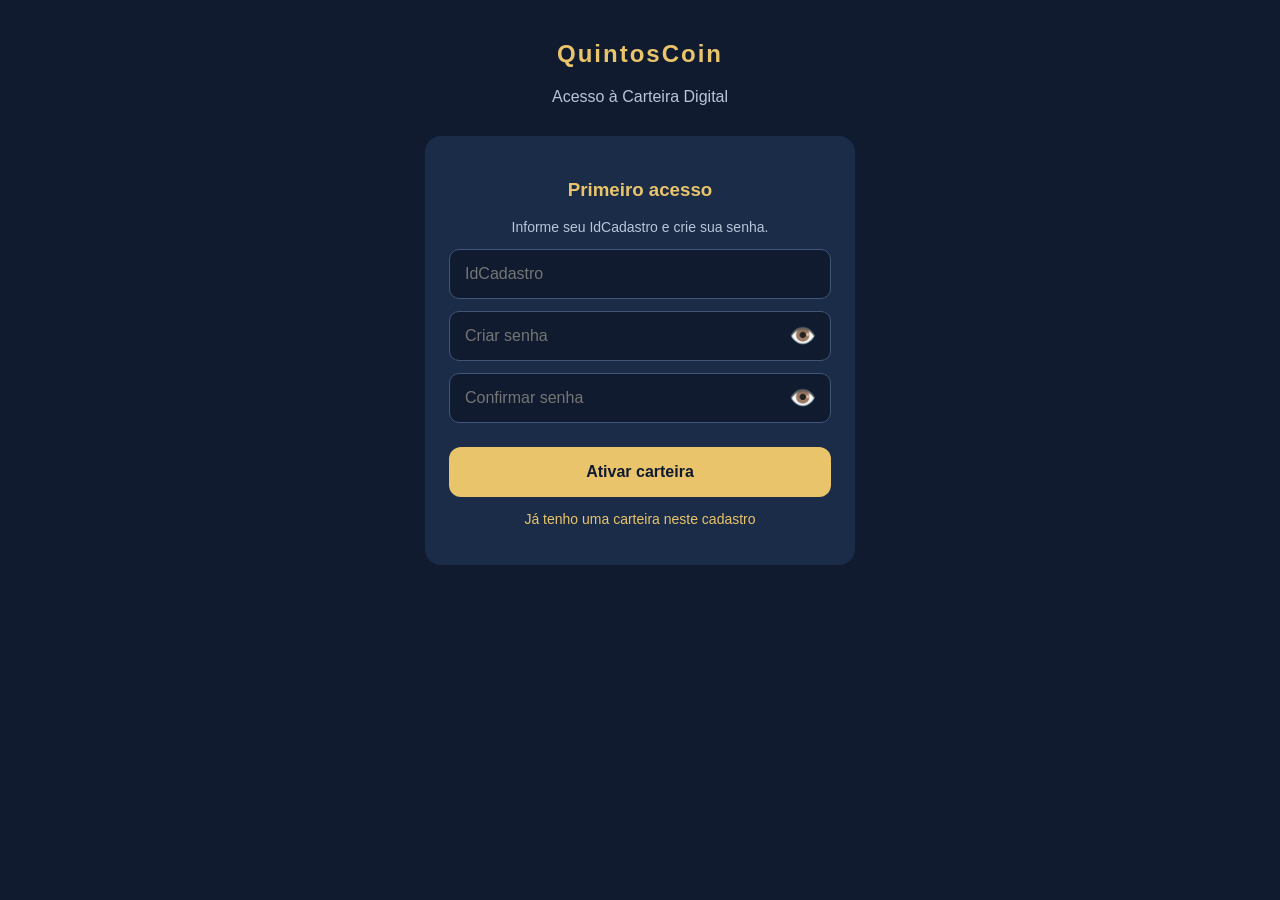
<file: quintoscoin/index.html>
<!DOCTYPE html>
<html lang="pt-BR">
<head>
  <meta charset="UTF-8">
  <meta name="viewport"
        content="width=device-width, initial-scale=1">

  <title>QuintosCoin - Carteira</title>
  <!-- PWA QuintosCoin: instalado somente sob /quintoscoin/ -->
  <link rel="manifest" href="manifest.json?v=447">
  <meta name="theme-color" content="#101b30">
  <meta name="application-name" content="QuintosCoin">
  <meta name="apple-mobile-web-app-capable" content="yes">
  <meta name="apple-mobile-web-app-status-bar-style" content="black-translucent">
  <meta name="apple-mobile-web-app-title" content="QuintosCoin">
  <link rel="icon" type="image/png" sizes="192x192" href="icons/icon-192.png">
  <link rel="apple-touch-icon" sizes="180x180" href="icons/apple-touch-icon-180.png">

 
<link rel="stylesheet" href="style.css?v=291">

<style>
  html.qc-restaurando #telaAcesso,
  html.qc-restaurando #telaCarteira { visibility:hidden; }
  html.qc-restaurando main.carteira::before {
    content:"Restaurando acesso à carteira...";
    display:block; padding:28px 14px; text-align:center;
    color:#e2ba60; font-size:14px;
  }
  /* PASSO 375: links de acesso sem fundo, com alinhamento uniforme. */
  #formLogin #btnAbrirTrocaSenha {
    display:inline; width:auto; margin:0; padding:0;
    background:none; border:0; border-radius:0; box-shadow:none;
    color:#e9c46a; text-decoration:none;
    font:inherit; cursor:pointer;
  }
  #formLogin #btnAbrirTrocaSenha:hover,
  #formLogin #btnAbrirTrocaSenha:focus-visible {
    text-decoration:underline;
  }
  #formLogin #qcBoasVindas .qc-nome-irmao375 {
    color:#f3ce74; font-weight:800; font-size:1.11em;
    letter-spacing:0.15px;
  }
</style>
<script>
  if (
    sessionStorage.getItem("QC_TOKEN_SESSAO_TESTE") &&
    !new URLSearchParams(window.location.search)
      .has("testeRecuperacao")
  ) {
    document.documentElement.classList.add(
      "qc-restaurando"
    );
  }
</script>

</head>


<body>

  <main class="carteira">
    <div id="qcPwaAvisoSemRede447" role="status" hidden
         style="background:#4a271d;color:#ffdf9b;border:1px solid #b67e4f;
                border-radius:9px;padding:10px 12px;margin-bottom:12px;
                font-size:13px;font-weight:700;text-align:center">
      Sem conexão. As movimentações exigem confirmação do servidor.
    </div>
    <div id="qcAvisoTesteV2377" role="status" hidden
      style="background:#3b2a15;color:#f5d27a;border:1px solid #a97c34;
      border-radius:9px;padding:10px 12px;margin-bottom:12px;
      font-size:13px;font-weight:700;text-align:center">
      MODO DE TESTES — Qc$ sem valor financeiro. NÃO FAÇA PIX REAL.
    </div>

    <section id="telaAcesso">

  <header>
    <h1 style="text-transform:none">QuintosCoin</h1>
    <p>Acesso à Carteira Digital</p>
  </header>

  <div id="formAtivacao" class="painel-acesso">

    <h3>Primeiro acesso</h3>

    <p>Informe seu IdCadastro e crie sua senha.</p>

   
<input
  type="text"
  id="qcIdCadastro"
  name="username"
  placeholder="IdCadastro"
  autocomplete="username"
>
   
<input
  type="password"
  id="qcNovaSenha"
  name="new-password"
  placeholder="Criar senha"
  autocomplete="new-password"
  minlength="6"
  
>
   
<input
  type="password"
  id="qcConfirmarSenha"
  name="confirm-password"
  placeholder="Confirmar senha"
  autocomplete="new-password"
  minlength="6"
  
>

    <button id="btnAtivarCarteira">
      Ativar carteira
    </button>

    <p>
      <a href="#" id="linkJaTenhoCarteira">
        Já tenho uma carteira neste cadastro
      </a>
    </p>
    <div id="qcVincularExistente374" style="display:none">
      <h3>Vincular minha carteira</h3>
      <p>Em um aparelho novo, informe seu IdCadastro e depois entre com sua senha pessoal.</p>
      <input id="qcIdCadastroVinculo374" type="text" placeholder="IdCadastro" autocomplete="username">
      <button id="qcBtnVincular374" type="button">Vincular carteira existente</button>
      <button id="qcBtnVoltarAtivacao374" type="button">Voltar</button>
      <p id="qcAvisoVinculo374" role="status"></p>
    </div>

  </div>

  <div id="formLogin" class="painel-acesso"
       style="display:none;">

    <h3>Entrar na carteira</h3>

    <p id="qcBoasVindas">Bem-vindo! Digite sua senha para entrar na carteira.</p>
  
<input
  type="password"
  id="qcSenhaLogin"
  name="password"
  placeholder="Sua senha"
  autocomplete="current-password"
>


    
<button id="btnEntrarCarteira">
  Entrar
</button>
<p>
  <a href="#" id="linkEsqueciSenha">
    🔑 Esqueci minha senha
  </a>
</p>

<p>
  <a href="#" id="btnAbrirTrocaSenha">🔄 Alterar minha senha</a>
</p>

<!-- QUINTOSCOIN - ALTERAÇÃO DE SENHA -->

<div id="qcPainelTrocaSenha" style="display:none;">

  <h3>Alterar senha</h3>

  <p>Informe sua senha atual e escolha uma nova.</p>

  <input
    type="password"
    id="qcSenhaAtual"
    placeholder="Senha atual"
    autocomplete="current-password"
  >

  <input
    type="password"
    id="qcSenhaNova"
    placeholder="Nova senha (6 a 8 caracteres)"
    autocomplete="new-password"
    minlength="6"
    
  >

  <input
    type="password"
    id="qcSenhaNovaConfirmar"
    placeholder="Confirmar nova senha"
    autocomplete="new-password"
    minlength="6"
    
  >

  <p id="qcMensagemTrocaSenha" role="status"></p>

  <button id="btnConfirmarTrocaSenha" type="button">
    Salvar nova senha
  </button>

  <button id="btnCancelarTrocaSenha" type="button">
    Cancelar
  </button>

</div>



</div>

<!-- QUINTOSCOIN - ESQUECI MINHA SENHA -->
<div id="formRecuperarSenha"
     class="painel-acesso"
     style="display:none;">

  <h3>🔑 Recuperar acesso</h3>

  <p>
    Informe o código de recuperação que
    você guardou ao ativar sua carteira.
  </p>

  <input
    type="text"
    id="qcCodigoRecuperar"
    placeholder="Código de recuperação"
    autocomplete="off"
    autocapitalize="characters"
    spellcheck="false"
  >

  <input
    type="password"
    id="qcSenhaRecuperar"
    placeholder="Nova senha (6 a 8 caracteres)"
    autocomplete="new-password"
    minlength="6"
    
  >

  <input
    type="password"
    id="qcConfirmarSenhaRecuperar"
    placeholder="Confirmar nova senha"
    autocomplete="new-password"
    minlength="6"
    
  >

  <p id="qcMensagemRecuperacao"
     role="status"></p>

  <button id="btnRedefinirSenha"
          type="button">
    Redefinir minha senha
  </button>

  <p>
    <a href="#" id="linkVoltarLogin">
      Voltar ao login
    </a>
  </p>

</div>

<p id="qcMensagemAcesso"></p>


</section>

    
<!-- TELA DE CÓDIGO DE RECUPERAÇÃO -->
<section id="telaRecuperacao" style="display:none;">

  <header>
    <h1 style="text-transform:none">QuintosCoin</h1>
    <p>Proteção da carteira</p>
  </header>

  <div class="painel-recuperacao">

    <h3>🔐 Código de recuperação</h3>

    <p>
      Guarde este código em um local seguro.
      Você precisará dele se esquecer sua senha.
    </p>

    <div id="qcCodigoRecuperacao">
      Código ainda não gerado
    </div>

    <button id="qcBtnCopiar">
      📋 Copiar código
    </button>

    <p id="qcMensagemCopia" role="status"></p>

    <label class="qc-confirmacao">
      <input type="checkbox" id="qcConfirmouCodigo">
      Já guardei meu código de recuperação.
    </label>

    <button id="qcBtnContinuar" disabled>
      Continuar
    </button>

    <p class="qc-aviso">
      ⚠️ Este código será apresentado somente
      durante a ativação ou substituição.
      Não compartilhe com outras pessoas.
    </p>

  </div>

</section>


<section id="telaCarteira"
style="display:none;">

    <header>
      <h1 style="text-transform:none">QuintosCoin</h1>
      <p>Carteira Digital</p>
    </header>

    <section class="saldo">
      <p>Saldo disponível</p>
      <h2 id="saldo">Qc$ 0,00</h2>
      <small id="equivalente">R$ 0,00</small>
    </section>

    <section class="acoes">
      <button id="btnReceber">Receber Qc$</button>
      <button id="btnDoar">Doar Qc$</button>
    </section>

    <section class="fichas">
      <h3>Minhas fichas</h3>
      <div id="listaFichas">
        Nenhuma ficha disponível.
      </div>
    </section>

   
<p id="mensagem"></p>


<button id="btnSairCarteira" type="button">
  🚪 Sair da carteira
</button>

</section>


</main>

  
 <script src="qc-criptografia.js?v=1"></script>
 <script src="carteira.js?v=394"></script>
 <script src="qc-fichas.js?v=394"></script>
 <script src="qc-saldo.js?v=436"></script>
 <script src="qc-doacao-qr301.js?v=366"></script>

  <script src="qc-arrecadacao312.js?v=327"></script>
  <script src="qc-historico433.js?v=446"></script>
<script>
/* PWA Passo 447: apenas instalacao e aviso de conectividade.
 * Nenhuma rotina de fichas, saldo ou autenticacao foi alterada. */
(function () {
  const aviso = document.getElementById('qcPwaAvisoSemRede447');
  function atualizarAviso() {
    if (aviso) aviso.hidden = navigator.onLine !== false;
  }
  window.addEventListener('online', atualizarAviso);
  window.addEventListener('offline', atualizarAviso);
  atualizarAviso();
  if ('serviceWorker' in navigator && window.isSecureContext) {
    window.addEventListener('load', function () {
      navigator.serviceWorker.register('./sw.js', {
        scope: './', updateViaCache: 'none'
      }).catch(function (err) {
        console.warn('PWA QuintosCoin: instalacao do service worker indisponivel.', err);
      });
    });
  }
})();
</script>
</body>
</html>
</file>
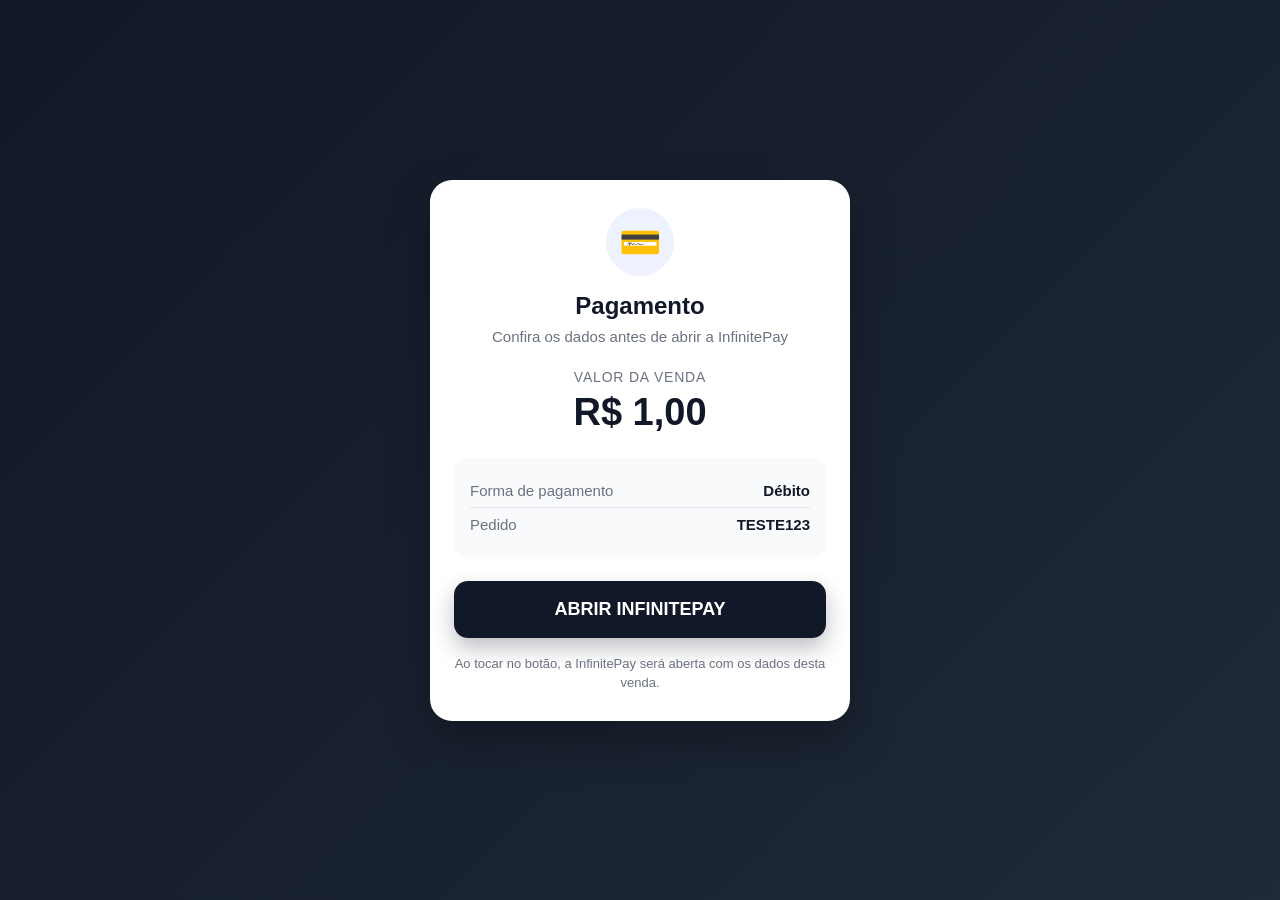
<file: infinitepay.html>
<!DOCTYPE html>
<html lang="pt-BR">
<head>
  <meta charset="UTF-8">

  <meta
    name="viewport"
    content="width=device-width, initial-scale=1.0"
  >

  <title>Pagamento InfinitePay</title>

  <style>
    * {
      box-sizing: border-box;
    }

    body {
      margin: 0;
      min-height: 100vh;
      display: flex;
      align-items: center;
      justify-content: center;
      padding: 20px;
      font-family: Arial, sans-serif;
      background:
        linear-gradient(
          135deg,
          #111827,
          #1f2937
        );
    }

    .card {
      width: 100%;
      max-width: 420px;
      padding: 28px 24px;
      border-radius: 22px;
      background: #ffffff;
      box-shadow:
        0 18px 45px
        rgba(0, 0, 0, 0.28);
      text-align: center;
    }

    .icone {
      width: 68px;
      height: 68px;
      margin: 0 auto 16px;
      display: flex;
      align-items: center;
      justify-content: center;
      border-radius: 50%;
      background: #eef2ff;
      font-size: 34px;
    }

    h1 {
      margin: 0;
      font-size: 24px;
      color: #111827;
    }

    .subtitulo {
      margin: 8px 0 24px;
      color: #6b7280;
      font-size: 15px;
    }

    .valor-label {
      margin-bottom: 6px;
      color: #6b7280;
      font-size: 14px;
      text-transform: uppercase;
      letter-spacing: 0.8px;
    }

    .valor {
      margin: 0;
      color: #111827;
      font-size: 38px;
      font-weight: 700;
    }

    .detalhes {
      margin: 24px 0;
      padding: 16px;
      border-radius: 14px;
      background: #f9fafb;
      text-align: left;
    }

    .linha {
      display: flex;
      justify-content: space-between;
      gap: 15px;
      padding: 8px 0;
      border-bottom: 1px solid #e5e7eb;
      font-size: 15px;
    }

    .linha:last-child {
      border-bottom: 0;
    }

    .rotulo {
      color: #6b7280;
    }

    .dado {
      color: #111827;
      font-weight: 700;
      text-align: right;
    }

    .botao {
      display: block;
      width: 100%;
      padding: 18px 16px;
      border-radius: 14px;
      background: #111827;
      color: #ffffff;
      font-size: 18px;
      font-weight: 700;
      text-decoration: none;
      box-shadow:
        0 10px 22px
        rgba(17, 24, 39, 0.28);
      transition:
        transform 0.15s ease,
        opacity 0.15s ease;
    }

    .botao:active {
      transform: scale(0.98);
      opacity: 0.9;
    }

    .aviso {
      margin: 16px 0 0;
      color: #6b7280;
      font-size: 13px;
      line-height: 1.5;
    }

    #debug {
      display: none;
    }
  </style>
</head>

<body>

  <main class="card">

    <div class="icone">
      💳
    </div>

    <h1>Pagamento</h1>

    <p class="subtitulo">
      Confira os dados antes de abrir a InfinitePay
    </p>

    <div class="valor-label">
      Valor da venda
    </div>

    <p
      id="valor"
      class="valor"
    >
      R$ 0,00
    </p>

    <section class="detalhes">

      <div class="linha">
        <span class="rotulo">
          Forma de pagamento
        </span>

        <span
          id="formaPagamento"
          class="dado"
        >
          -
        </span>
      </div>

      <div
        id="linhaParcelas"
        class="linha"
      >
        <span class="rotulo">
          Parcelas
        </span>

        <span
          id="parcelas"
          class="dado"
        >
          -
        </span>
      </div>

      <div class="linha">
        <span class="rotulo">
          Pedido
        </span>

        <span
          id="pedido"
          class="dado"
        >
          -
        </span>
      </div>

    </section>


    <a
      id="abrir"
      class="botao"
      href="#"
    >
      ABRIR INFINITEPAY
    </a>

    <p class="aviso">
      Ao tocar no botão, a InfinitePay será aberta
      com os dados desta venda.
    </p>

    <div id="debug"></div>

  </main>

  <script>
    const parametros =
      new URLSearchParams(window.location.search);

    const amount =
      parametros.get("amount") || "100";

    const paymentMethod =
      parametros.get("payment_method") || "debit";

    const installments =
      parametros.get("installments") || "1";

    const orderId =
      parametros.get("order_id") || "TESTE123";

    const resultUrl =
      window.location.origin +
      "/face-presenca/retorno.html";

    let deeplink =
      "infinitepaydash://infinitetap-app" +
      "?amount=" +
      encodeURIComponent(amount) +
      "&payment_method=" +
      encodeURIComponent(paymentMethod);

    if (paymentMethod === "credit") {
      deeplink +=
        "&installments=" +
        encodeURIComponent(installments);
    }

    deeplink +=
      "&order_id=" +
      encodeURIComponent(orderId) +
      "&result_url=" +
      encodeURIComponent(resultUrl) +
      "&app_client_referrer=" +
      encodeURIComponent("AppSheetPDV");

    document
      .getElementById("abrir")
      .setAttribute("href", deeplink);

    const valorReais =
      (Number(amount) / 100)
        .toLocaleString(
          "pt-BR",
          {
            style: "currency",
            currency: "BRL"
          }
        );

    document
      .getElementById("valor")
      .textContent =
        valorReais;

    const formaTexto =
      paymentMethod === "credit"
        ? "Crédito"
        : "Débito";

    document
      .getElementById("formaPagamento")
      .textContent =
        formaTexto;

    const linhaParcelas =
      document.getElementById("linhaParcelas");

    if (paymentMethod === "credit") {
      document
        .getElementById("parcelas")
        .textContent =
          installments + "x";
    } else {
      linhaParcelas.style.display = "none";
    }

    document
      .getElementById("pedido")
      .textContent =
        orderId;

    document
      .getElementById("debug")
      .textContent =
        deeplink;
  </script>

</body>
</html>
</file>
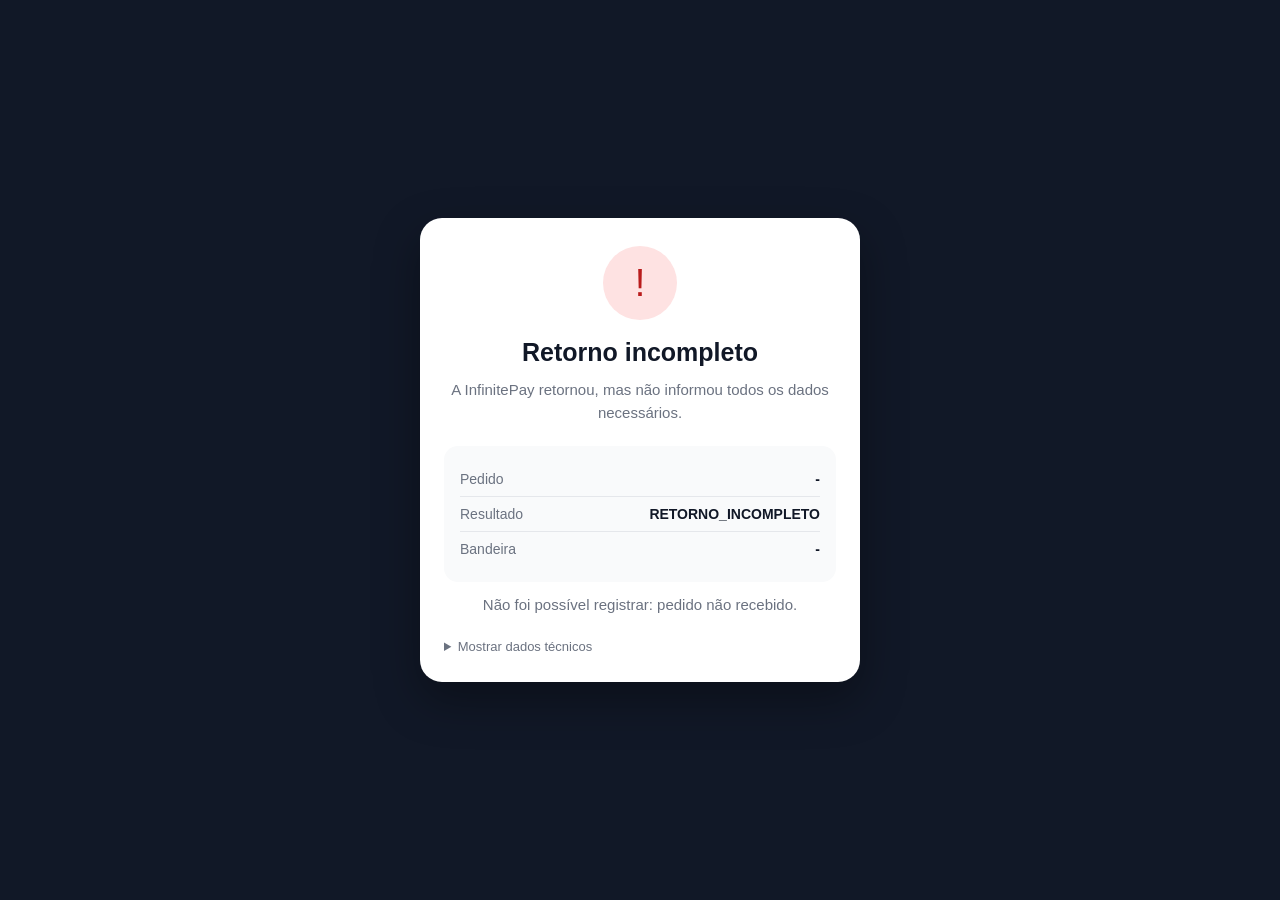
<file: retorno.html>
<!DOCTYPE html>
<html lang="pt-BR">
<head>
  <meta charset="UTF-8">

  <meta
    name="viewport"
    content="width=device-width, initial-scale=1.0"
  >

  <title>Resultado do pagamento</title>

  <style>
    * {
      box-sizing: border-box;
    }

    body {
      margin: 0;
      min-height: 100vh;
      display: flex;
      align-items: center;
      justify-content: center;
      padding: 20px;
      font-family: Arial, sans-serif;
      background: #111827;
    }

    .card {
      width: 100%;
      max-width: 440px;
      padding: 28px 24px;
      border-radius: 22px;
      background: #ffffff;
      text-align: center;
      box-shadow:
        0 18px 45px
        rgba(0, 0, 0, 0.35);
    }

    .icone {
      width: 74px;
      height: 74px;
      margin: 0 auto 18px;
      display: flex;
      align-items: center;
      justify-content: center;
      border-radius: 50%;
      font-size: 38px;
    }

    .icone-falha {
      color: #b91c1c;
      background: #fee2e2;
    }

    .icone-retorno {
      color: #1d4ed8;
      background: #dbeafe;
    }

    h1 {
      margin: 0;
      font-size: 25px;
      color: #111827;
    }

    .mensagem {
      margin: 12px 0 22px;
      color: #6b7280;
      font-size: 15px;
      line-height: 1.5;
    }

    .detalhes {
      padding: 16px;
      border-radius: 14px;
      background: #f9fafb;
      text-align: left;
    }

    .linha {
      display: flex;
      justify-content: space-between;
      gap: 16px;
      padding: 9px 0;
      border-bottom: 1px solid #e5e7eb;
      font-size: 14px;
    }

    .linha:last-child {
      border-bottom: 0;
    }

    .rotulo {
      color: #6b7280;
    }

    .valor {
      color: #111827;
      font-weight: bold;
      text-align: right;
      overflow-wrap: anywhere;
    }

    details {
      margin-top: 20px;
      text-align: left;
    }

    summary {
      cursor: pointer;
      color: #6b7280;
      font-size: 13px;
    }

    pre {
      padding: 12px;
      border-radius: 10px;
      background: #111827;
      color: #ffffff;
      white-space: pre-wrap;
      overflow-wrap: anywhere;
      font-size: 12px;
    }
  </style>
</head>

<body>

  <main class="card">

    <div
      id="icone"
      class="icone icone-retorno"
    >
      ⏳
    </div>

    <h1 id="titulo">
      Verificando pagamento
    </h1>

    <p
      id="mensagem"
      class="mensagem"
    >
      Aguarde enquanto analisamos o retorno da InfinitePay.
    </p>

    <section class="detalhes">

      <div class="linha">
        <span class="rotulo">
          Pedido
        </span>

        <span
          id="pedido"
          class="valor"
        >
          -
        </span>
      </div>

      <div class="linha">
        <span class="rotulo">
          Resultado
        </span>

        <span
          id="resultado"
          class="valor"
        >
          -
        </span>
      </div>

      <div class="linha">
        <span class="rotulo">
          Bandeira
        </span>

        <span
          id="bandeira"
          class="valor"
        >
          -
        </span>
      </div>

    </section>

    <p
     id="statusRegistro"
     class="mensagem"
    >
     Registrando o resultado no PDV...
    </p>

   <details>
      <summary>
        Mostrar dados técnicos
      </summary>

      <pre id="dados"></pre>
    </details>

  </main>

 <script>
  const APPS_SCRIPT_URL =
    "https://script.google.com/macros/s/AKfycbyfFI6t-gkycm4_A5_ayWuvGAOdjfwCJ4TvMXZboBFLHFPVwGOccrH4NXCAyc-ItlCnHw/exec";

  const parametros =
    new URLSearchParams(window.location.search);

  const failure =
    parametros.get("failure") || "";

  const orderId =
    parametros.get("order_id") || "";

  const nsu =
    parametros.get("nsu") || "";

  const aut =
    parametros.get("aut") || "";

  const cardBrand =
    parametros.get("card_brand") || "";

  const userId =
    parametros.get("user_id") || "";

  const accessId =
    parametros.get("access_id") || "";

  const handle =
    parametros.get("handle") || "";

  const merchantDocument =
    parametros.get("merchant_document") || "";

  const icone =
    document.getElementById("icone");

  const titulo =
    document.getElementById("titulo");

  const mensagem =
    document.getElementById("mensagem");

  const resultado =
    document.getElementById("resultado");

  const statusRegistro =
    document.getElementById("statusRegistro");

  document
    .getElementById("pedido")
    .textContent =
      orderId || "-";

  document
    .getElementById("bandeira")
    .textContent =
      cardBrand || "-";

  /*
   * Primeiro mostramos o resultado recebido
   * diretamente da InfinitePay.
   */
  if (failure) {
    icone.className =
      "icone icone-falha";

    icone.textContent =
      "✕";

    titulo.textContent =
      "Pagamento não realizado";

    mensagem.textContent =
      "A transação não foi aprovada. A venda não deve ser confirmada.";

    resultado.textContent =
      failure;

  } else if (nsu && aut) {
    icone.className =
      "icone icone-retorno";

    icone.textContent =
      "✓";

    titulo.textContent =
      "Pagamento aprovado";

    mensagem.textContent =
      "O pagamento foi aprovado. Estamos registrando o resultado no PDV.";

    resultado.textContent =
      "APROVADO";

  } else {
    icone.className =
      "icone icone-falha";

    icone.textContent =
      "!";

    titulo.textContent =
      "Retorno incompleto";

    mensagem.textContent =
      "A InfinitePay retornou, mas não informou todos os dados necessários.";

    resultado.textContent =
      "RETORNO_INCOMPLETO";
  }

  /*
   * Exibe todos os parâmetros recebidos
   * na área de dados técnicos.
   */
  let texto = "";

  for (const [chave, valor] of parametros) {
    texto +=
      chave +
      " = " +
      valor +
      "\n";
  }

  if (texto === "") {
    texto =
      "Nenhum parâmetro recebido.";
  }

  document
    .getElementById("dados")
    .textContent =
      texto;

/*
 * Envia o resultado ao Apps Script por POST,
 * sem sair da página retorno.html.
 */
function registrarNoPDV() {
  if (!orderId) {
    statusRegistro.textContent =
      "Não foi possível registrar: pedido não recebido.";

    return;
  }

  if (!APPS_SCRIPT_URL) {
    statusRegistro.textContent =
      "A URL do Apps Script não foi configurada.";

    return;
  }

  /*
   * Cria um iframe invisível para receber a resposta
   * do Apps Script sem trocar a página do navegador.
   */
  const iframe =
    document.createElement("iframe");

  iframe.name =
    "respostaInfinitePay";

  iframe.id =
    "respostaInfinitePay";

  iframe.style.display =
    "none";

  document.body.appendChild(iframe);

  /*
   * Cria um formulário POST invisível.
   */
  const formulario =
    document.createElement("form");

  formulario.method =
    "POST";

  formulario.action =
    APPS_SCRIPT_URL;

  formulario.target =
    "respostaInfinitePay";

  formulario.style.display =
    "none";

  function adicionarCampo(nome, valor) {
    const campo =
      document.createElement("input");

    campo.type =
      "hidden";

    campo.name =
      nome;

    campo.value =
      valor || "";

    formulario.appendChild(campo);
  }

  adicionarCampo(
    "order_id",
    orderId
  );

  adicionarCampo(
    "failure",
    failure
  );

  adicionarCampo(
    "nsu",
    nsu
  );

  adicionarCampo(
    "aut",
    aut
  );

  adicionarCampo(
    "card_brand",
    cardBrand
  );

  adicionarCampo(
    "user_id",
    userId
  );

  adicionarCampo(
    "access_id",
    accessId
  );

  adicionarCampo(
    "handle",
    handle
  );

  adicionarCampo(
    "merchant_document",
    merchantDocument
  );

  adicionarCampo(
    "nocache",
    String(Date.now())
  );

  document.body.appendChild(
    formulario
  );

  statusRegistro.textContent =
    "Registrando o resultado no PDV...";

  formulario.submit();

  /*
   * Como a resposta está em outro domínio,
   * não tentamos ler seu conteúdo.
   */
  setTimeout(function() {
    if (!failure && nsu && aut) {
      statusRegistro.textContent =
        "✓ Resultado enviado ao PDV.";

      mensagem.textContent =
        "Pagamento aprovado. Volte ao AppSheet e sincronize para confirmar a venda.";

    } else if (failure) {
      statusRegistro.textContent =
        "Resultado da tentativa enviado ao PDV.";

      mensagem.textContent =
        "O pagamento não foi realizado. Você pode voltar ao PDV e tentar novamente.";

    } else {
      statusRegistro.textContent =
        "Retorno incompleto enviado ao PDV.";
    }

    formulario.remove();

    setTimeout(function() {
      iframe.remove();
    }, 3000);

  }, 2500);
}

registrarNoPDV();
</script>

</body>
</html>
</file>
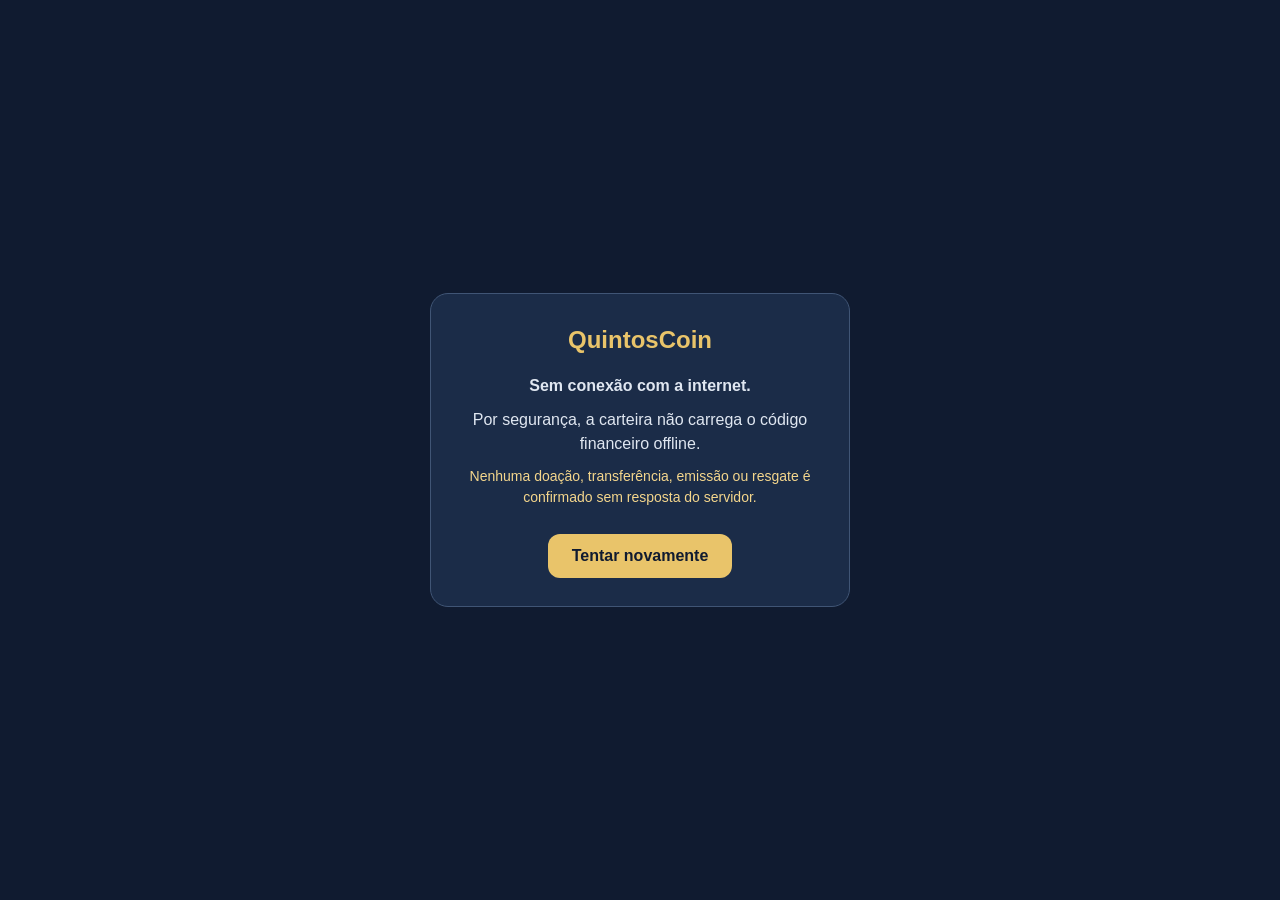
<file: quintoscoin/offline.html>
<!doctype html>
<html lang="pt-BR">
<head>
  <meta charset="utf-8">
  <meta name="viewport" content="width=device-width, initial-scale=1">
  <meta name="theme-color" content="#101b30">
  <title>QuintosCoin — Sem conexão</title>
  <style>
    * { box-sizing: border-box; }
    body { margin: 0; min-height: 100dvh; background: #101b30; color: #fff;
           display: grid; place-items: center; padding: 24px; font: 16px/1.5 Arial,sans-serif; }
    main { max-width: 420px; background: #1b2c48; border: 1px solid #405575;
           border-radius: 18px; padding: 28px 24px; text-align: center; }
    h1 { color: #e9c46a; font-size: 24px; margin: 0 0 16px; }
    p { margin: 10px 0; color: #e0e7f1; }
    .alerta { font-size: 14px; color: #f4d68c; }
    button { background:#e9c46a;color:#101b30;border:0;border-radius:12px;
             padding:13px 24px;font:700 16px Arial,sans-serif;margin-top:16px;cursor:pointer; }
  </style>
</head>
<body>
  <main>
    <h1>QuintosCoin</h1>
    <p><strong>Sem conexão com a internet.</strong></p>
    <p>Por segurança, a carteira não carrega o código financeiro offline.</p>
    <p class="alerta">Nenhuma doação, transferência, emissão ou resgate é confirmado sem resposta do servidor.</p>
    <button type="button" onclick="location.reload()">Tentar novamente</button>
  </main>
</body>
</html>
</file>
<file: quintoscoin/style.css>
* {
  box-sizing: border-box;
}

body {
  margin: 0;
  padding: 20px;
  background: #101b30;
  color: white;
  font-family: Arial, sans-serif;
}

.carteira {
  max-width: 430px;
  margin: auto;
}

header {
  text-align: center;
  margin-bottom: 30px;
}

header h1 {
  color: #e9c46a;
  letter-spacing: 2px;
}

header p {
  color: #b9c5d8;
}

.saldo {
  background: #1b2c48;
  border-radius: 20px;
  padding: 30px 20px;
  text-align: center;
}

.saldo p {
  color: #b9c5d8;
}

.saldo h2 {
  font-size: 46px;
  margin: 15px 0;
  color: #e9c46a;
}

.saldo small {
  color: #b9c5d8;
}

.acoes {
  display: flex;
  gap: 12px;
  margin-top: 25px;
}

button {
  flex: 1;
  padding: 16px;
  border: none;
  border-radius: 12px;
  font-size: 16px;
  font-weight: bold;
  cursor: pointer;
  background: #e9c46a;
  color: #101b30;
}

.fichas {
  margin-top: 30px;
  background: #1b2c48;
  border-radius: 16px;
  padding: 20px;
}

.fichas h3 {
  color: #e9c46a;
}

.ficha {
  padding: 12px;
  margin-top: 8px;
  background: #293e60;
  border-radius: 8px;
}

#mensagem {
  text-align: center;
  margin-top: 20px;
  color: #e9c46a;
}

.painel-acesso {
  background: #1b2c48;
  border-radius: 16px;
  padding: 24px;
}

.painel-acesso h3 {
  color: #e9c46a;
  text-align: center;
}

.painel-acesso p {
  color: #b9c5d8;
  text-align: center;
  font-size: 14px;
}

.painel-acesso input {
  display: block;
  width: 100%;
  padding: 15px;
  margin: 12px 0;
  border: 1px solid #405575;
  border-radius: 10px;
  background: #101b30;
  color: white;
  font-size: 16px;
}

.painel-acesso button {
  width: 100%;
  margin-top: 12px;
}

.painel-acesso a {
  color: #e9c46a;
  text-decoration: none;
}

#qcMensagemAcesso {
  display: none;
  padding: 16px;
  margin: 20px 0;
  border-radius: 12px;
  font-size: 16px;
  font-weight: bold;
  text-align: center;
  line-height: 1.5;
}

#qcMensagemAcesso.erro {
  display: block;
  background: #7f1d1d;
  color: #ffffff;
  border: 2px solid #ff5252;
  box-shadow: 0 0 18px rgba(255, 82, 82, 0.45);
  animation: qcSacudir 0.35s ease;
}

#qcMensagemAcesso.sucesso {
  display: block;
  background: #14532d;
  color: #ffffff;
  border: 2px solid #4ade80;
  box-shadow: 0 0 18px rgba(74, 222, 128, 0.3);
}

@keyframes qcSacudir {
  0%, 100% { transform: translateX(0); }
  25% { transform: translateX(-6px); }
  50% { transform: translateX(6px); }
  75% { transform: translateX(-4px); }
}

.painel-acesso input.campo-erro {
  border: 2px solid #ff5252;
  box-shadow: 0 0 10px rgba(255, 82, 82, 0.35);
}

/* Oculta a carteira até a autenticação */
#telaCarteira {
  display: none;
}


.painel-recuperacao {
  background: #1b2c48;
  border-radius: 16px;
  padding: 24px;
  text-align: center;
}

.painel-recuperacao h3 {
  color: #e9c46a;
}

.painel-recuperacao p {
  line-height: 1.5;
}

#qcCodigoRecuperacao {
  background: #101b30;
  border: 2px solid #e9c46a;
  border-radius: 12px;
  padding: 18px 10px;
  margin: 20px 0;
  font-size: 16px;
  font-weight: bold;
  letter-spacing: 1px;
  overflow-wrap: anywhere;
  user-select: all;
}

#qcBtnCopiar,
#qcBtnContinuar {
  width: 100%;
  margin-top: 12px;
}

#qcBtnContinuar:disabled {
  opacity: 0.4;
  cursor: not-allowed;
}

.qc-confirmacao {
  display: flex;
  align-items: center;
  gap: 10px;
  text-align: left;
  margin-top: 24px;
  font-size: 14px;
}

.qc-confirmacao input {
  width: 20px;
  height: 20px;
  flex-shrink: 0;
}

#qcMensagemCopia {
  color: #4ade80;
  font-weight: bold;
  min-height: 20px;
}

.qc-aviso {
  margin-top: 20px;
  color: #ffcc80;
  font-size: 13px;
}


/* QUINTOSCOIN - BOTÃO SAIR */

#btnSairCarteira {
  display: block;
  width: 100%;
  margin-top: 25px;
  padding: 15px;
  background: transparent;
  color: #ffb4b4;
  border: 2px solid #a94343;
  border-radius: 12px;
  font-size: 16px;
  font-weight: bold;
  cursor: pointer;
}

#btnSairCarteira:disabled {
  opacity: 0.5;
  cursor: wait;
}


/* QUINTOSCOIN - RESTAURAÇÃO DE SESSÃO */

html.qc-restaurando #telaAcesso,
html.qc-restaurando #telaCarteira {
  display: none !important;
}

html.qc-restaurando body::before {
  content: "🔐 Verificando sessão QuintosCoin...";
  display: block;
  max-width: 430px;
  margin: 100px auto 0;
  padding: 25px;
  background: #1b2c48;
  color: #e9c46a;
  border-radius: 16px;
  text-align: center;
  font-size: 18px;
  font-weight: bold;
}


/* QUINTOSCOIN - ALTERAR SENHA */

#btnAbrirTrocaSenha {
  display: block;
  width: 100%;
  margin-top: 25px;
  background: #293e60;
  color: #e9c46a;
  border: 1px solid #e9c46a;
}

#qcPainelTrocaSenha {
  margin-top: 18px;
  padding: 22px;
  background: #1b2c48;
  border-radius: 16px;
}

#qcPainelTrocaSenha h3 {
  color: #e9c46a;
  text-align: center;
}

#qcPainelTrocaSenha p {
  text-align: center;
  line-height: 1.5;
}

#qcPainelTrocaSenha input {
  width: 100%;
  padding: 15px;
  margin: 10px 0;
  border: 1px solid #405575;
  border-radius: 10px;
  background: #101b30;
  color: white;
  font-size: 16px;
}

#qcPainelTrocaSenha button {
  width: 100%;
  margin-top: 12px;
}

#btnCancelarTrocaSenha {
  background: transparent;
  color: #b9c5d8;
  border: 1px solid #64748b;
}

#qcMensagemTrocaSenha {
  display: none;
  padding: 15px;
  border-radius: 10px;
  margin-top: 15px;
  font-weight: bold;
}

#qcMensagemTrocaSenha.erro {
  display: block;
  background: #7f1d1d;
  color: white;
  border: 2px solid #ff5252;
}

#qcMensagemTrocaSenha.sucesso {
  display: block;
  background: #14532d;
  color: white;
  border: 2px solid #4ade80;
}


/* QUINTOSCOIN - OLHINHO DAS SENHAS */

.qc-campo-com-olho {
  position: relative;
  width: 100%;
}

.qc-campo-com-olho input {
  width: 100%;
  padding-right: 55px !important;
}

.painel-acesso .qc-botao-olho,
#qcPainelTrocaSenha .qc-botao-olho {
  position: absolute;
  right: 8px;
  top: 50%;
  transform: translateY(-50%);

  width: 42px;
  height: 42px;
  margin: 0;
  padding: 0;

  display: flex;
  align-items: center;
  justify-content: center;
  flex: none;

  background: transparent;
  border: none;
  border-radius: 8px;

  font-size: 22px;
  cursor: pointer;
  box-shadow: none;
}

.qc-botao-olho.visivel {
  background: rgba(233, 196, 106, 0.15);
}

.qc-botao-olho:focus-visible {
  outline: 2px solid #e9c46a;
  outline-offset: 2px;
}


/* QUINTOSCOIN - RECUPERAÇÃO DE SENHA */

#qcCodigoRecuperar {
  text-transform: uppercase;
  font-size: 14px;
  letter-spacing: 0.5px;
}

#qcMensagemRecuperacao {
  display: none;
  padding: 15px;
  margin-top: 15px;
  border-radius: 10px;
  font-weight: bold;
  line-height: 1.5;
  text-align: center;
}

#qcMensagemRecuperacao.erro {
  display: block;
  color: white;
  background: #7f1d1d;
  border: 2px solid #ff5252;
}

#qcMensagemRecuperacao.sucesso {
  display: block;
  color: white;
  background: #14532d;
  border: 2px solid #4ade80;
}

.qc-modal-overlay {
  position: fixed;
  inset: 0;
  background: rgba(0, 0, 0, 0.65);
  display: none;
  align-items: center;
  justify-content: center;
  padding: 20px;
  z-index: 9999;
}

.qc-modal-card {
  width: 100%;
  max-width: 420px;
  background: #11284a;
  border: 1px solid rgba(255, 255, 255, 0.12);
  border-radius: 18px;
  padding: 22px 18px 18px 18px;
  box-shadow: 0 18px 40px rgba(0, 0, 0, 0.4);
  color: #ffffff;
}

.qc-modal-topo {
  display: flex;
  align-items: center;
  justify-content: space-between;
  gap: 10px;
  margin-bottom: 10px;
}

.qc-modal-topo h3 {
  margin: 0;
  font-size: 22px;
  color: #e7c76a;
}

.qc-modal-fechar {
  background: transparent;
  border: none;
  color: #ffffff;
  font-size: 28px;
  line-height: 1;
  cursor: pointer;
}

.qc-modal-texto {
  margin: 0 0 16px 0;
  color: #d7dfef;
  font-size: 14px;
  line-height: 1.5;
}

.qc-label-modal {
  display: block;
  margin-bottom: 8px;
  font-weight: 600;
  color: #ffffff;
}

.qc-input-modal {
  width: 100%;
  box-sizing: border-box;
  padding: 14px 12px;
  border-radius: 12px;
  border: 1px solid #4d648a;
  background: #0d1d36;
  color: #ffffff;
  font-size: 16px;
  margin-bottom: 16px;
}

.qc-input-modal::placeholder {
  color: #9aa8c0;
}

.qc-modal-botoes {
  display: flex;
  flex-direction: column;
  gap: 10px;
}

.qc-btn-modal-principal {
  width: 100%;
  padding: 14px;
  border: none;
  border-radius: 12px;
  background: #e1bf63;
  color: #0d1d36;
  font-weight: 700;
  font-size: 16px;
  cursor: pointer;
}

.qc-btn-modal-secundario {
  width: 100%;
  padding: 12px;
  border-radius: 12px;
  border: 1px solid #6f86ab;
  background: transparent;
  color: #ffffff;
  font-weight: 600;
  font-size: 15px;
  cursor: pointer;
}

.qc-modal-mensagem {
  margin-top: 14px;
  min-height: 22px;
  font-size: 14px;
  line-height: 1.4;
  color: #ffffff;
}


/* QUINTOSCOIN - CONFIRMAÇÃO DE SOLICITAÇÃO */

.qc-aviso-solicitacao {
  box-sizing: border-box;
  width: 100%;
  margin: 0 0 18px 0;
  padding: 20px 16px;
  border: 2px solid #e1bf63;
  border-radius: 16px;
  background: #1b304c;
  color: #ffffff;
  text-align: center;
  box-shadow: 0 8px 24px rgba(0,0,0,0.3);
}

.qc-aviso-solicitacao strong {
  display: block;
  color: #e1bf63;
  font-size: 19px;
  margin-bottom: 12px;
}

.qc-aviso-valor {
  font-size: 25px;
  font-weight: 700;
  margin-bottom: 12px;
}

.qc-aviso-situacao {
  font-size: 15px;
  font-weight: 700;
  color: #f0cf77;
}

.qc-aviso-solicitacao p {
  font-size: 14px;
  line-height: 1.6;
  margin: 14px 0;
}

.qc-aviso-fechar {
  margin-top: 8px;
  padding: 12px 24px;
  border: none;
  border-radius: 10px;
  background: #e1bf63;
  color: #11284a;
  font-size: 15px;
  font-weight: 700;
  cursor: pointer;
}


/* QUINTOSCOIN - ÁREA DO TESOUREIRO */

.qc-area-tesoureiro {
  width: 100%;
  box-sizing: border-box;
  margin-top: 20px;
  padding: 16px;
  background: #142237;
  border: 1px solid #354b6b;
  border-radius: 16px;
}

.qc-area-tesoureiro h3 {
  margin: 0 0 14px;
  color: #e7c76a;
  font-size: 15px;
  letter-spacing: 1px;
}

.qc-botao-pedidos {
  width: 100%;
  min-height: 64px;
  box-sizing: border-box;
  display: flex;
  flex-wrap: wrap;
  align-items: center;
  justify-content: space-between;
  gap: 10px;
  padding: 14px;
  border: none;
  border-radius: 12px;
  background: #263d5b;
  color: white;
  font-size: 14px;
  font-weight: 600;
  text-align: left;
  cursor: pointer;
}

.qc-indicador-pedidos {
  display: inline-flex;
  align-items: center;
  gap: 7px;
  white-space: nowrap;
  font-size: 13px;
}

.qc-esfera-pedidos {
  display: inline-block;
  flex-shrink: 0;
  width: 12px;
  height: 12px;
  border-radius: 50%;
}

.qc-esfera-laranja {
  background: #f59e0b;
  box-shadow: 0 0 8px rgba(245, 158, 11, 0.65);
}

.qc-esfera-verde {
  background: #22c55e;
  box-shadow: 0 0 8px rgba(34, 197, 94, 0.55);
}

.qc-lista-pedidos {
  margin-top: 12px;
}

.qc-lista-pedidos[hidden] {
  display: none;
}

.qc-item-pedido {
  margin-top: 10px;
  padding: 12px;
  background: #1d3553;
  border: 1px solid #405573;
  border-radius: 10px;
  color: #ffffff;
}

.qc-item-pedido strong {
  color: #e7c76a;
}

.qc-item-pedido p {
  margin: 6px 0;
  font-size: 13px;
}

#qcMensagemTesoureiro {
  color: #ffca76;
  font-size: 13px;
}


/* QUINTOSCOIN - BOTÃO DE AUTORIZAÇÃO */

.qc-btn-aprovar-pedido {
  display: block;
  box-sizing: border-box;
  width: 100%;
  margin-top: 14px;
  padding: 13px 10px;
  background: #e7c76a;
  color: #142237;
  border: none;
  border-radius: 10px;
  font-size: 14px;
  font-weight: 700;
  line-height: 1.4;
  cursor: pointer;
}

.qc-btn-aprovar-pedido:disabled {
  opacity: 0.55;
  cursor: not-allowed;
}


/* QUINTOSCOIN - MODAL DE AUTORIZAÇÃO */

.qc-modal-autorizacao {
  position: fixed;
  inset: 0;
  z-index: 10000;

  display: flex;
  align-items: center;
  justify-content: center;

  padding: 18px;
  box-sizing: border-box;

  background: rgba(0, 0, 0, 0.78);
}

.qc-card-autorizacao {
  width: 100%;
  max-width: 420px;
  max-height: 90vh;
  overflow-y: auto;
  box-sizing: border-box;

  padding: 24px 18px;
  border-radius: 18px;

  background: #182e4d;
  border: 1px solid #526581;

  box-shadow: 0 20px 50px rgba(0,0,0,0.5);

  color: #ffffff;
  text-align: left;
}

.qc-card-autorizacao h3 {
  margin: 0 0 14px;
  color: #e7c76a;
  font-size: 21px;
}

.qc-texto-autorizacao {
  margin: 0 0 18px;
  font-size: 14px;
  line-height: 1.5;
  color: #d5dfed;
}

.qc-dados-autorizacao {
  display: flex;
  flex-direction: column;
  gap: 9px;

  padding: 16px;
  border-radius: 12px;

  background: #233e60;
}

.qc-rotulo-autorizacao {
  color: #c4d0e2;
  font-size: 11px;
  font-weight: 700;
  letter-spacing: 0.7px;
}

.qc-dados-autorizacao strong {
  color: #ffffff;
  font-size: 17px;
  overflow-wrap: anywhere;
}

.qc-linha-autorizacao {
  height: 1px;
  margin: 7px 0;
  background: #4c6380;
}

.qc-dados-autorizacao .qc-valor-autorizacao {
  color: #e7c76a;
  font-size: 29px;
}

.qc-alerta-autorizacao {
  margin: 18px 0;
  padding: 12px;

  border-radius: 10px;
  background: rgba(245, 158, 11, 0.12);

  color: #ffd9a5;
  font-size: 14px;
  line-height: 1.5;
}

.qc-confirmar-autorizacao,
.qc-cancelar-autorizacao {
  display: block;
  width: 100%;
  box-sizing: border-box;
  cursor: pointer;

  padding: 14px 10px;
  border-radius: 11px;

  font-size: 15px;
  font-weight: 700;
}

.qc-confirmar-autorizacao {
  background: #e7c76a;
  border: none;
  color: #142237;
  margin-bottom: 10px;
}

.qc-cancelar-autorizacao {
  background: transparent;
  border: 1px solid #7587a0;
  color: #ffffff;
}
</file>
